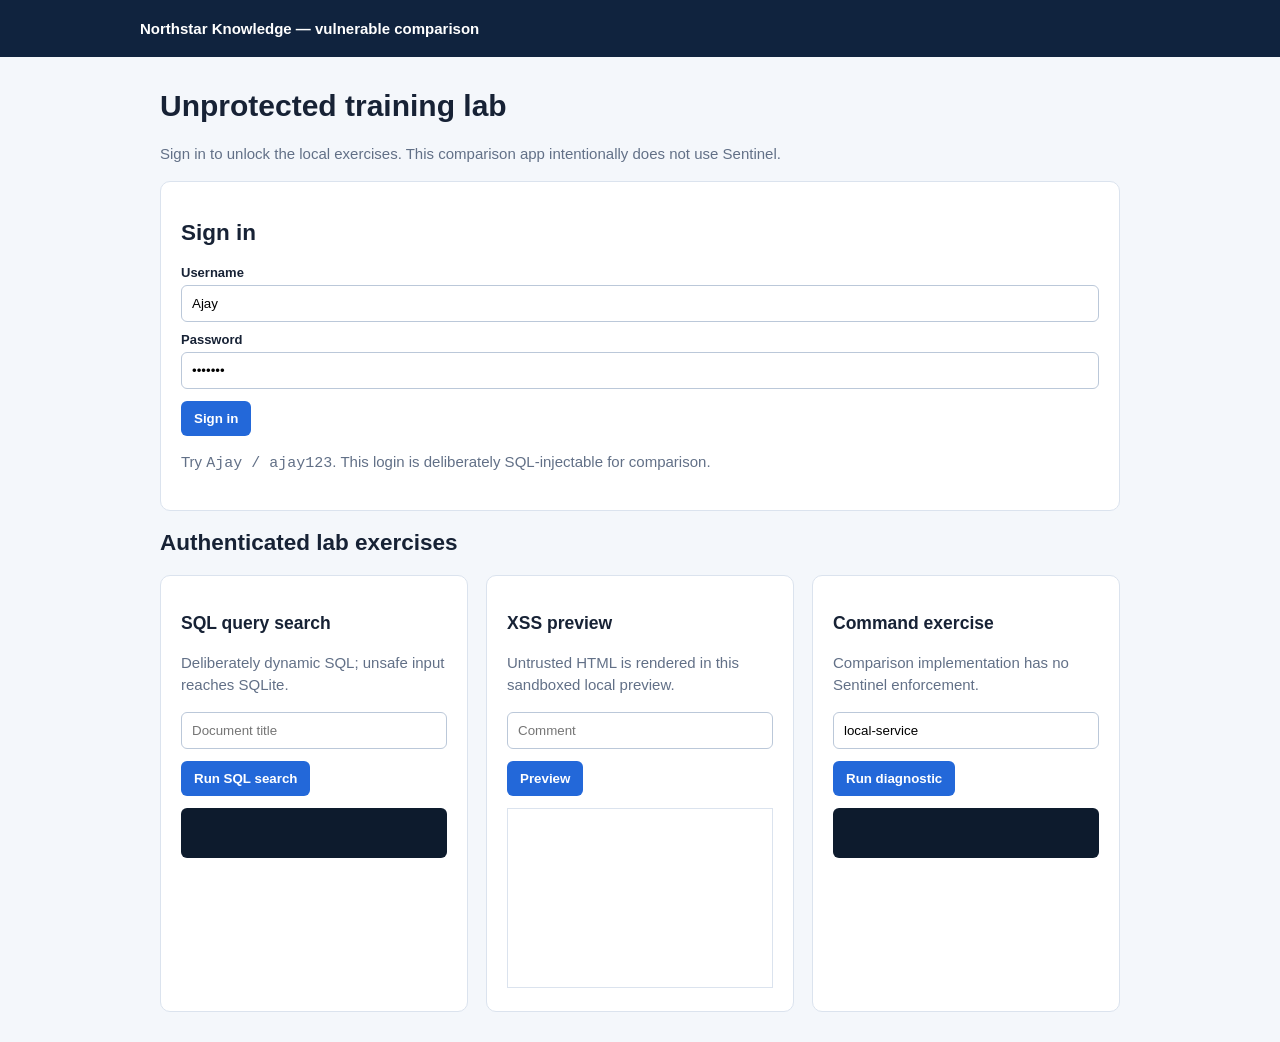
<file: sample_vulnerable_app/dashboard.html>
<!doctype html>
<html lang="en"><head><meta charset="utf-8"><meta name="viewport" content="width=device-width,initial-scale=1"><title>Vulnerable training lab</title><style>
:root{--navy:#10233e;--blue:#2368d9;--pale:#f4f7fb;--line:#dbe3ee;--text:#172235;--muted:#627087}*{box-sizing:border-box}body{margin:0;background:var(--pale);color:var(--text);font:15px Arial,sans-serif}nav{background:var(--navy);color:white;padding:20px max(24px,calc((100% - 1000px)/2));font-weight:bold}.shell{max-width:1000px;margin:32px auto;padding:0 20px}.grid{display:grid;grid-template-columns:repeat(auto-fit,minmax(290px,1fr));gap:18px}.card{background:white;border:1px solid var(--line);border-radius:10px;padding:20px}.hidden{display:none}label{font-weight:bold;font-size:13px;display:block;margin:10px 0 5px}input{width:100%;padding:10px;border:1px solid #bbc8d9;border-radius:6px}button{margin-top:12px;padding:10px 13px;border:0;border-radius:6px;background:var(--blue);color:white;font-weight:bold;cursor:pointer}.message,pre{margin-top:12px;padding:10px;border-radius:6px;white-space:pre-wrap}.message{display:none}.good{display:block;background:#e6f8ee;color:#146238}.bad{display:block;background:#fff0f1;color:#9c1c30}pre{background:#0d1b2d;color:#d8ecff;min-height:50px}iframe{width:100%;height:180px;border:1px solid var(--line);margin-top:12px}.note{color:var(--muted);line-height:1.5}
</style></head><body><nav>Northstar Knowledge — vulnerable comparison</nav><main class="shell"><h1>Unprotected training lab</h1><p class="note">Sign in to unlock the local exercises. This comparison app intentionally does not use Sentinel.</p><section class="card" id="signIn"><h2>Sign in</h2><label>Username</label><input id="user" value="Ajay"><label>Password</label><input id="pass" type="password" value="ajay123"><button onclick="login()">Sign in</button><div id="loginResult" class="message"></div><p class="note">Try <code>Ajay / ajay123</code>. This login is deliberately SQL-injectable for comparison.</p></section><section id="lab" class="hidden"><h2>Authenticated lab exercises</h2><div class="grid"><article class="card"><h3>SQL query search</h3><p class="note">Deliberately dynamic SQL; unsafe input reaches SQLite.</p><input id="sql" placeholder="Document title"><button onclick="sqlSearch()">Run SQL search</button><pre id="sqlOut"></pre></article><article class="card"><h3>XSS preview</h3><p class="note">Untrusted HTML is rendered in this sandboxed local preview.</p><input id="xss" placeholder="Comment"><button onclick="xssPreview()">Preview</button><iframe id="xssOut" sandbox="allow-scripts" title="XSS preview"></iframe></article><article class="card"><h3>Command exercise</h3><p class="note">Comparison implementation has no Sentinel enforcement.</p><input id="cmd" value="local-service"><button onclick="diagnostics()">Run diagnostic</button><pre id="cmdOut"></pre></article></div></section></main><script>
const $=id=>document.querySelector(id);$('#xssOut').removeAttribute('sandbox');$('#lab').classList.remove('hidden');async function login(){const r=await fetch('/api/login?username='+encodeURIComponent($('#user').value)+'&password='+encodeURIComponent($('#pass').value)),b=await r.json(),box=$('#loginResult');box.className='message '+(b.authenticated?'good':'bad');box.textContent=b.authenticated?'Signed in. Training lab unlocked.':b.message;if(b.authenticated){$('#lab').classList.remove('hidden');$('#signIn').classList.add('hidden')}}async function sqlSearch(){const r=await fetch('/lab/sql-search?query='+encodeURIComponent($('#sql').value));$('#sqlOut').textContent='HTTP '+r.status+'\n'+JSON.stringify(await r.json(),null,2)}function xssPreview(){$('#xssOut').src='/lab/xss-preview?comment='+encodeURIComponent($('#xss').value)}async function diagnostics(){const r=await fetch('/api/diagnostics?target='+encodeURIComponent($('#cmd').value));$('#cmdOut').textContent='HTTP '+r.status+'\n'+JSON.stringify(await r.json(),null,2)}</script></body></html>
</file>
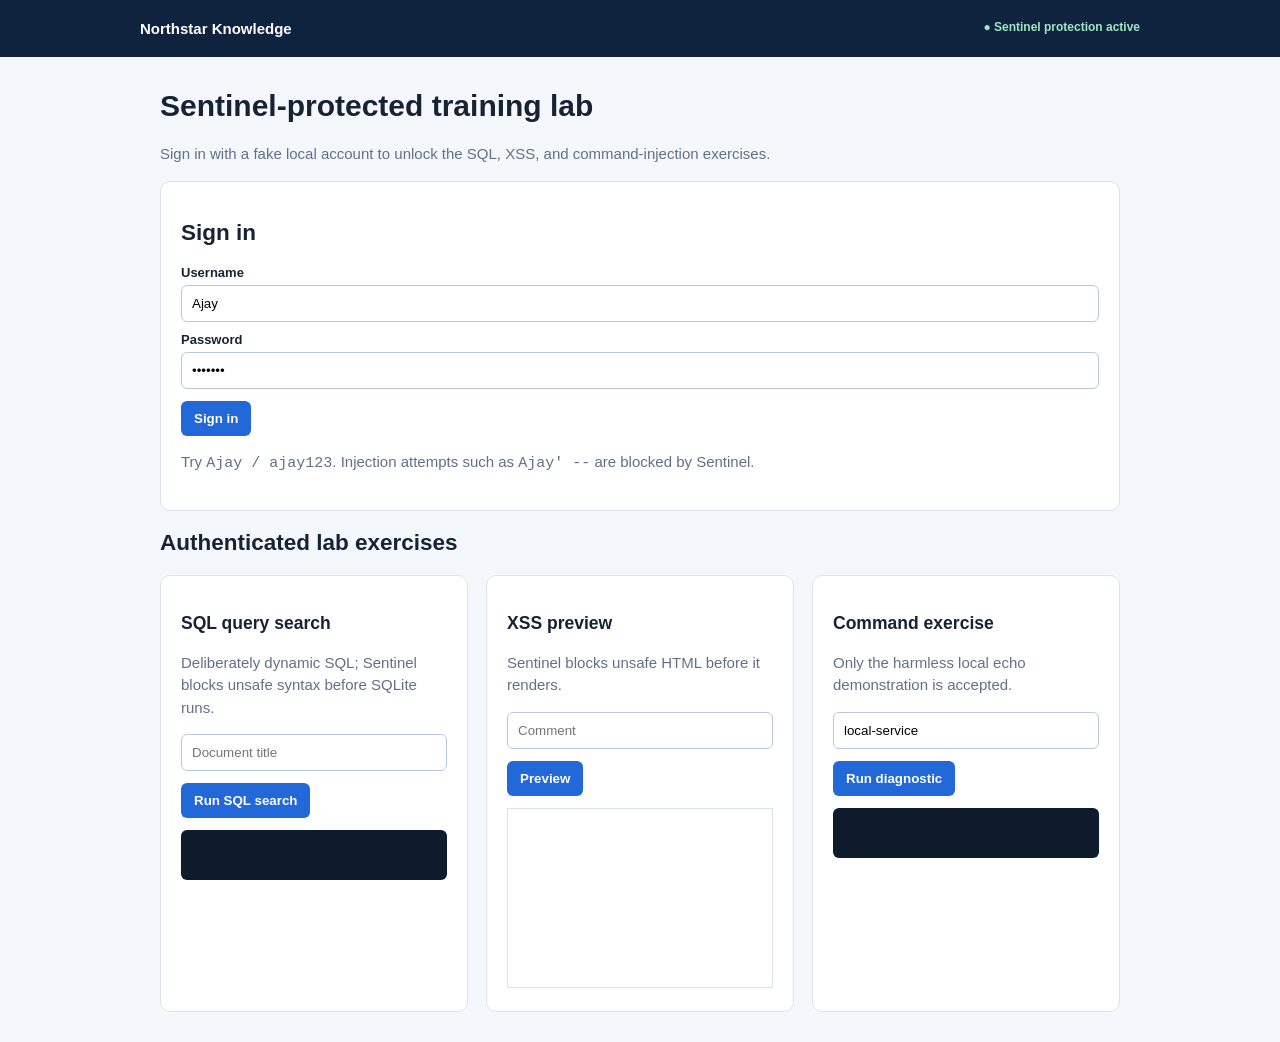
<file: sentinel_rasp/examples/vulnerable-fastapi/dashboard.html>
<!doctype html>
<html lang="en"><head><meta charset="utf-8"><meta name="viewport" content="width=device-width,initial-scale=1"><title>Sentinel training lab</title><style>
:root{--navy:#10233e;--blue:#2368d9;--pale:#f4f7fb;--line:#dbe3ee;--text:#172235;--muted:#627087}*{box-sizing:border-box}body{margin:0;background:var(--pale);color:var(--text);font:15px Arial,sans-serif}nav{background:var(--navy);color:white;padding:20px max(24px,calc((100% - 1000px)/2));font-weight:bold}.guard{float:right;color:#9ee9c1;font-size:12px}.shell{max-width:1000px;margin:32px auto;padding:0 20px}.grid{display:grid;grid-template-columns:repeat(auto-fit,minmax(290px,1fr));gap:18px}.card{background:white;border:1px solid var(--line);border-radius:10px;padding:20px}.hidden{display:none}label{font-weight:bold;font-size:13px;display:block;margin:10px 0 5px}input{width:100%;padding:10px;border:1px solid #bbc8d9;border-radius:6px}button{margin-top:12px;padding:10px 13px;border:0;border-radius:6px;background:var(--blue);color:white;font-weight:bold;cursor:pointer}.message,pre{margin-top:12px;padding:10px;border-radius:6px;white-space:pre-wrap}.message{display:none}.good{display:block;background:#e6f8ee;color:#146238}.bad{display:block;background:#fff0f1;color:#9c1c30}pre{background:#0d1b2d;color:#d8ecff;min-height:50px}iframe{width:100%;height:180px;border:1px solid var(--line);margin-top:12px}.note{color:var(--muted);line-height:1.5}
</style></head><body><nav>Northstar Knowledge <span class="guard">● Sentinel protection active</span></nav><main class="shell"><h1>Sentinel-protected training lab</h1><p class="note">Sign in with a fake local account to unlock the SQL, XSS, and command-injection exercises.</p><section class="card" id="signIn"><h2>Sign in</h2><label>Username</label><input id="user" value="Ajay"><label>Password</label><input id="pass" type="password" value="ajay123"><button onclick="login()">Sign in</button><div id="loginResult" class="message"></div><p class="note">Try <code>Ajay / ajay123</code>. Injection attempts such as <code>Ajay' --</code> are blocked by Sentinel.</p></section><section id="lab" class="hidden"><h2>Authenticated lab exercises</h2><div class="grid"><article class="card"><h3>SQL query search</h3><p class="note">Deliberately dynamic SQL; Sentinel blocks unsafe syntax before SQLite runs.</p><input id="sql" placeholder="Document title"><button onclick="sqlSearch()">Run SQL search</button><pre id="sqlOut"></pre></article><article class="card"><h3>XSS preview</h3><p class="note">Sentinel blocks unsafe HTML before it renders.</p><input id="xss" placeholder="Comment"><button onclick="xssPreview()">Preview</button><iframe id="xssOut" sandbox="allow-scripts" title="XSS preview"></iframe></article><article class="card"><h3>Command exercise</h3><p class="note">Only the harmless local echo demonstration is accepted.</p><input id="cmd" value="local-service"><button onclick="diagnostics()">Run diagnostic</button><pre id="cmdOut"></pre></article></div></section></main><script>
const $=id=>document.querySelector(id);$('#xssOut').removeAttribute('sandbox');$('#lab').classList.remove('hidden');async function login(){const r=await fetch('/api/login?username='+encodeURIComponent($('#user').value)+'&password='+encodeURIComponent($('#pass').value)),b=await r.json(),box=$('#loginResult');box.className='message '+(b.authenticated?'good':'bad');box.textContent=b.authenticated?'Signed in. Training lab unlocked.':(b.reason?'Blocked by Sentinel: '+b.reason:b.message);if(b.authenticated){$('#lab').classList.remove('hidden');$('#signIn').classList.add('hidden')}}async function sqlSearch(){const r=await fetch('/lab/sql-search?query='+encodeURIComponent($('#sql').value));$('#sqlOut').textContent='HTTP '+r.status+'\n'+JSON.stringify(await r.json(),null,2)}function xssPreview(){$('#xssOut').src='/lab/xss-preview?comment='+encodeURIComponent($('#xss').value)}async function diagnostics(){const r=await fetch('/api/diagnostics?target='+encodeURIComponent($('#cmd').value));$('#cmdOut').textContent='HTTP '+r.status+'\n'+JSON.stringify(await r.json(),null,2)}</script></body></html>
</file>
